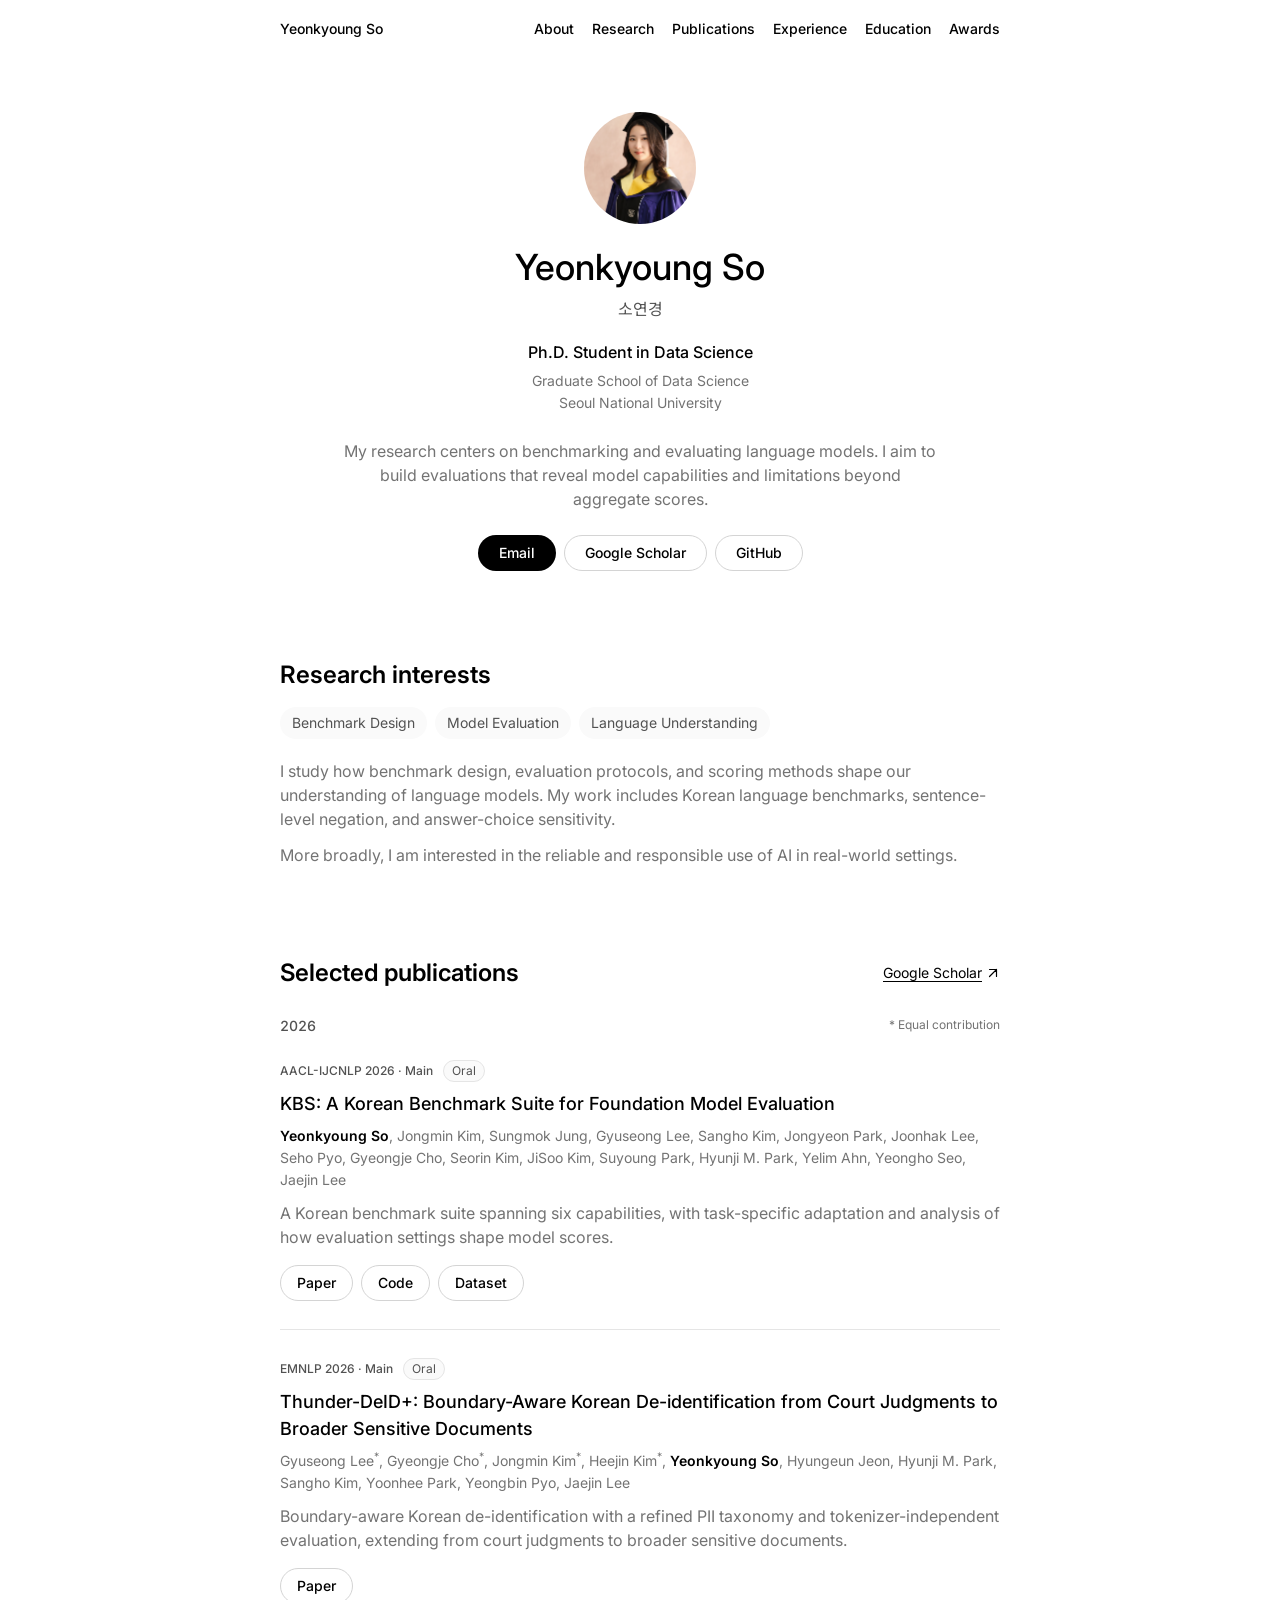
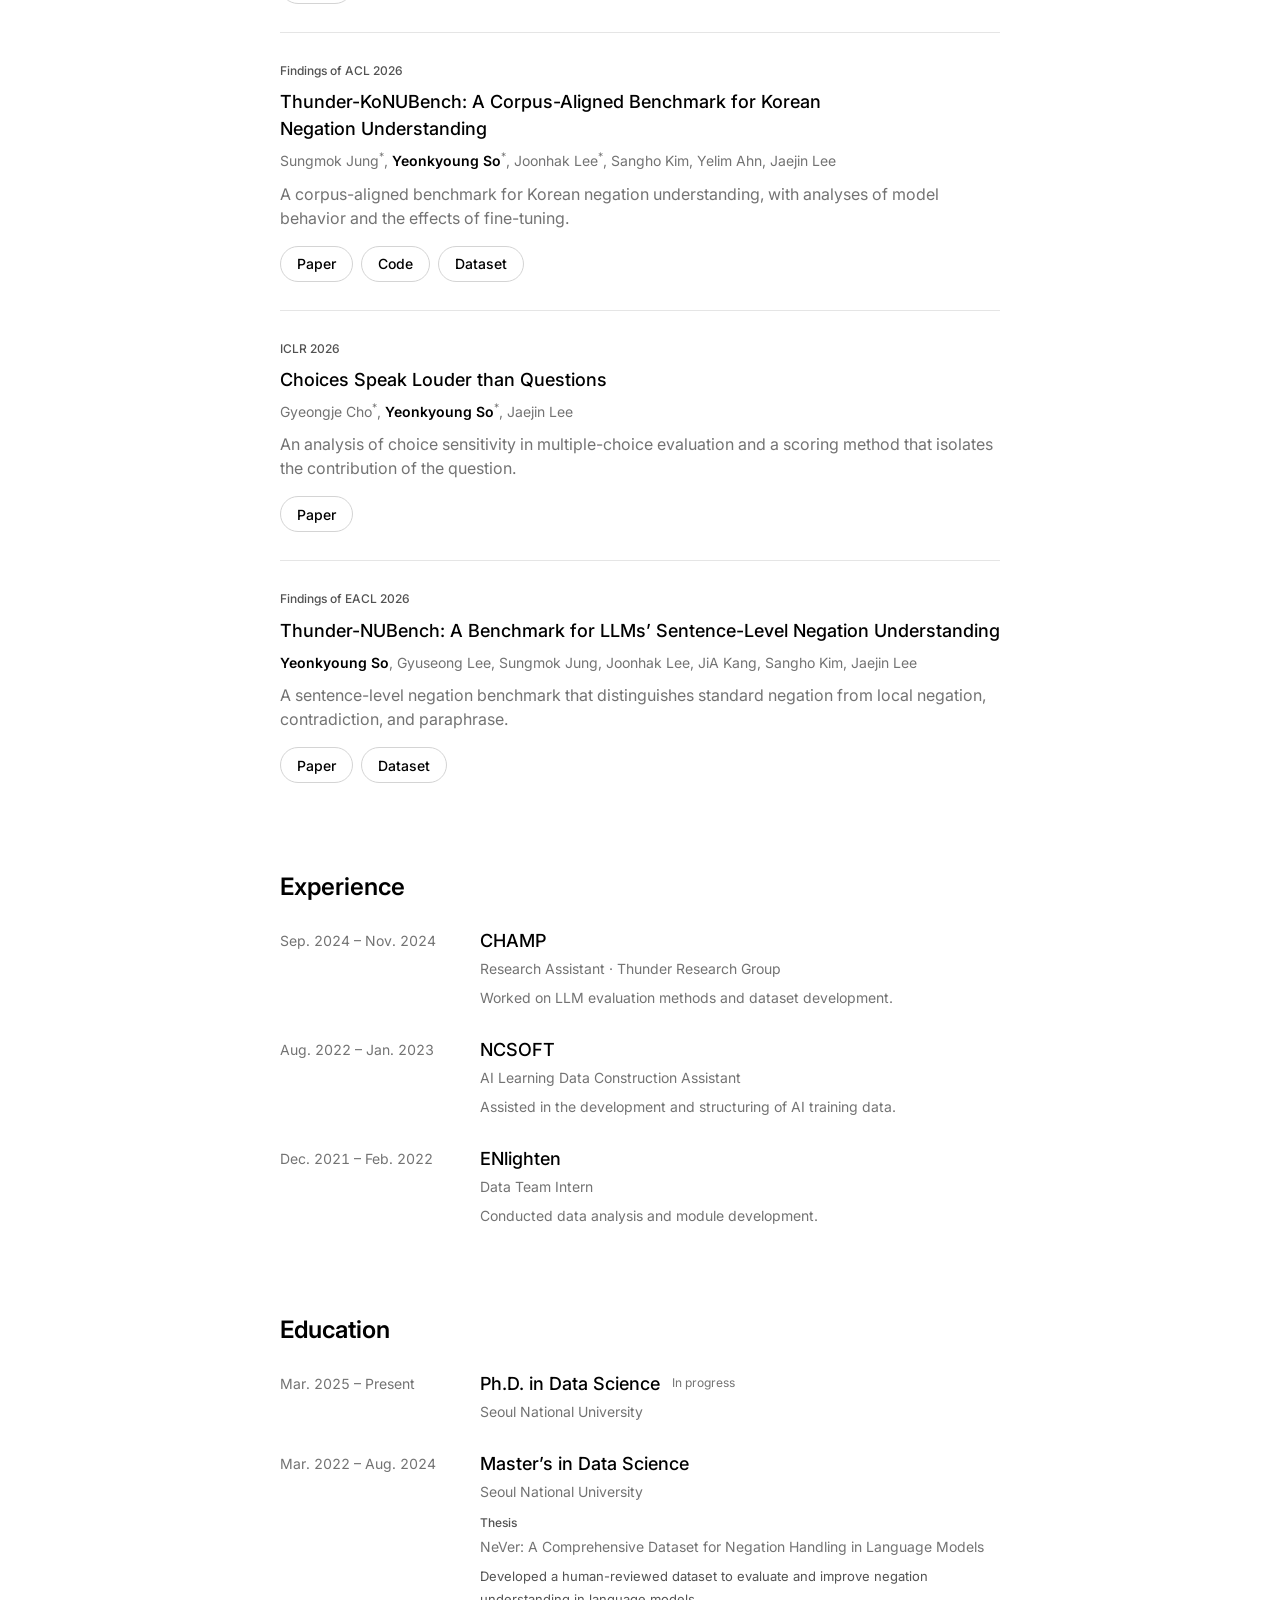
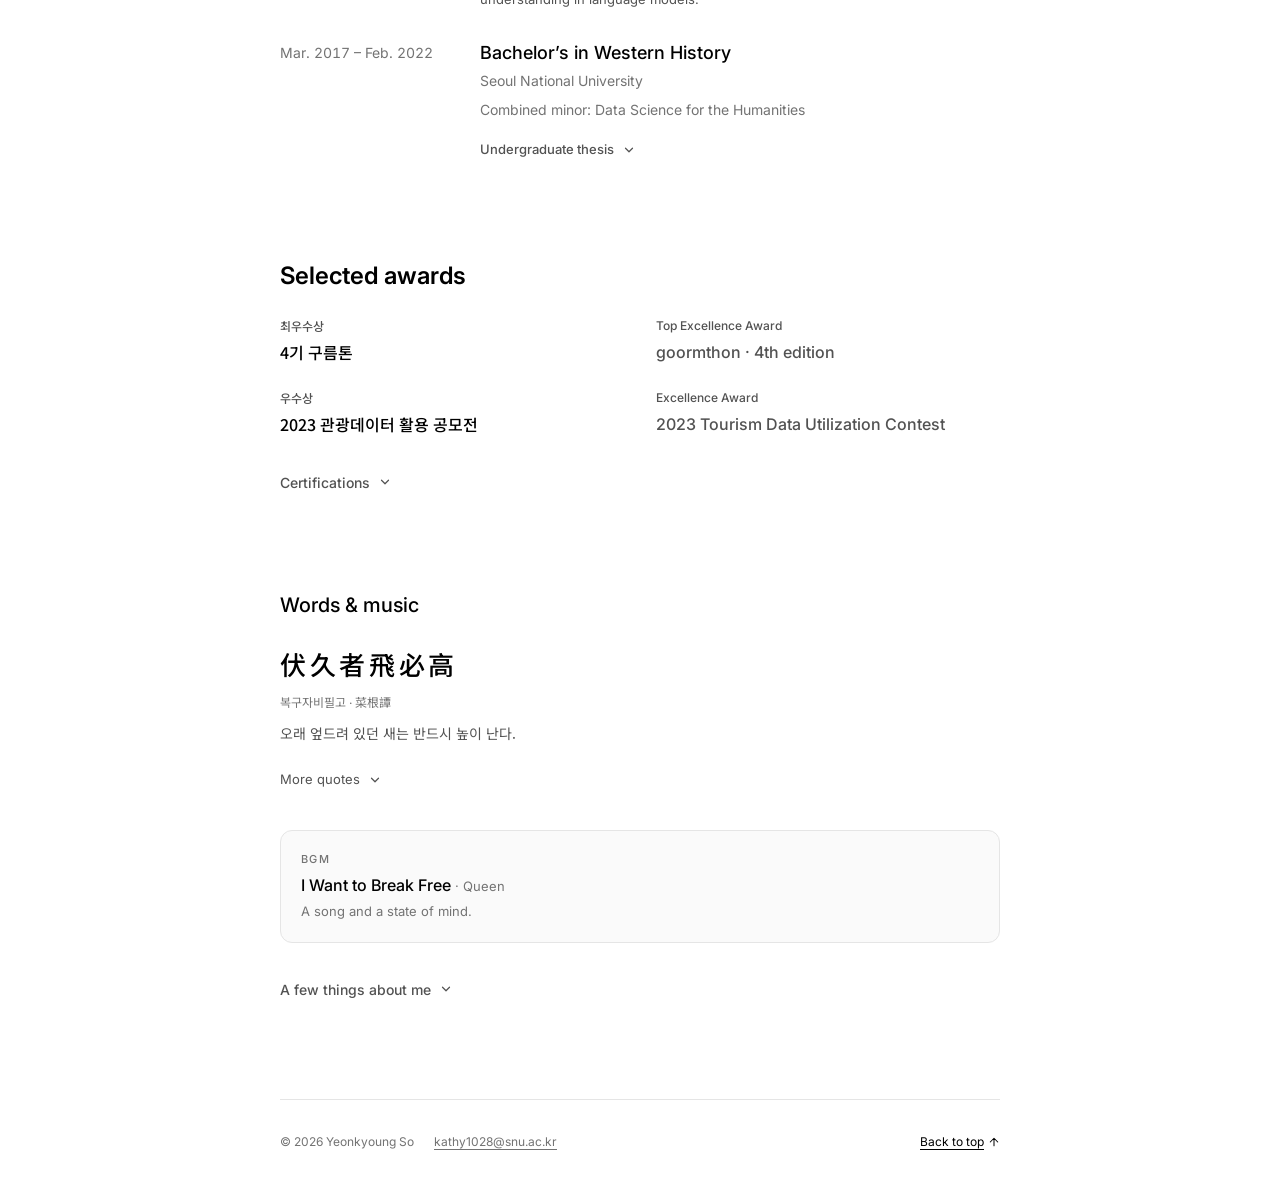
<file: index.html>
<!DOCTYPE html>

<html lang="en">
<head>
<meta charset="utf-8"/>
<meta content="width=device-width, initial-scale=1" name="viewport"/>
<meta content="light" name="color-scheme"/>
<meta content="#ffffff" name="theme-color"/>
<meta content="Yeonkyoung So, Ph.D. student in Data Science at Seoul National University. Research in benchmark design, model evaluation, and language understanding." name="description"/>
<meta content="Yeonkyoung So | Seoul National University" property="og:title"/>
<meta content="Benchmark design, model evaluation, and language understanding." property="og:description"/>
<meta content="website" property="og:type"/>
<meta content="https://soyanggaeng.github.io/mypage/" property="og:url"/>
<meta content="https://soyanggaeng.github.io/mypage/%EC%97%B0%EA%B2%BD.jpg" property="og:image"/>
<meta content="Profile photograph of Yeonkyoung So" property="og:image:alt"/>
<title>Yeonkyoung So | Seoul National University</title>
<link href="https://soyanggaeng.github.io/mypage/" rel="canonical"/>
<!-- Site icons use the approved character artwork. The main profile photo is unchanged. -->
<link href="./assets/favicon.ico?v=avatar-v1" rel="icon" sizes="16x16 32x32 48x48" type="image/x-icon"/>
<link href="./assets/favicon-16.png?v=avatar-v1" rel="icon" sizes="16x16" type="image/png"/>
<link href="./assets/favicon-32.png?v=avatar-v1" rel="icon" sizes="32x32" type="image/png"/>
<link href="./assets/favicon-48.png?v=avatar-v1" rel="icon" sizes="48x48" type="image/png"/>
<link href="./assets/apple-touch-icon.png?v=avatar-v1" rel="apple-touch-icon" sizes="180x180"/>
<link href="./site.webmanifest?v=avatar-v1" rel="manifest"/>
<!-- Inter for Latin text; Noto Sans KR for Korean; Noto Sans TC for the
       classical Chinese quotation. All are loaded from Google Fonts.
       Font binaries are not bundled with the website. -->
<link href="https://fonts.googleapis.com" rel="preconnect"/>
<link crossorigin="" href="https://fonts.gstatic.com" rel="preconnect"/>
<link href="https://fonts.googleapis.com/css2?family=Inter:opsz,wght@14..32,400..600&amp;family=Noto+Sans+KR:wght@400..600&amp;display=swap" rel="stylesheet"/>
<link href="https://fonts.googleapis.com/css2?family=Noto+Sans+TC:wght@400;500&amp;text=%E4%BC%8F%E4%B9%85%E8%80%85%E9%A3%9B%E5%BF%85%E9%AB%98%E8%8F%9C%E6%A0%B9%E8%AD%9A&amp;display=swap" rel="stylesheet"/>
<link href="./styles.css?v=awards-bilingual-v1" rel="stylesheet"/>
<script defer="" src="./script.js?v=ollama-20260930"></script>
</head>
<body id="top">
<a class="skip-link" href="#main">Skip to content</a>
<header class="site-header">
<div class="container nav-inner">
<a aria-label="Yeonkyoung So, back to top" class="site-name" href="#top">Yeonkyoung So</a>
<button aria-controls="primary-nav" aria-expanded="false" class="menu-toggle" hidden="" type="button">
<span>Menu</span><span aria-hidden="true" class="menu-lines"><span></span><span></span></span>
</button>
<nav aria-label="Main navigation" class="primary-nav" id="primary-nav">
<a href="#about">About</a>
<a href="#research">Research</a>
<a href="#publications">Publications</a>
<a href="#experience">Experience</a>
<a href="#education">Education</a>
<a href="#awards">Awards</a>
</nav>
</div>
</header>
<main id="main" tabindex="-1">
<!-- ABOUT: edit the biography here. There is intentionally no CV link. -->
<section aria-labelledby="name" class="hero" id="about">
<div class="container hero-stack"><div class="portrait" data-portrait="">
<img alt="Profile photograph of Yeonkyoung So" data-fallback-src="https://soyanggaeng.github.io/mypage/%EC%97%B0%EA%B2%BD.jpg" data-profile-photo="" decoding="async" fetchpriority="high" height="112" src="./연경.jpg" width="112"/>
<p class="photo-fallback" hidden="">Profile photo<br/><span>Image unavailable</span></p>
</div>
<div class="hero-copy">
<h1 id="name">Yeonkyoung So</h1>
<p class="korean-name" lang="ko">소연경</p>
<p class="role">Ph.D. Student in Data Science</p>
<p class="affiliation">Graduate School of Data Science<br/>Seoul National University</p>
<p class="hero-bio">My research centers on benchmarking and evaluating language models. I aim to build evaluations that reveal model capabilities and limitations beyond aggregate scores.</p>
<div aria-label="Contact and profiles" class="profile-links">
<a class="button button-primary" href="mailto:kathy1028@snu.ac.kr">Email</a>
<a class="button button-secondary" href="https://scholar.google.com/citations?user=Mx6WToIAAAAJ&amp;hl=ko" rel="noopener noreferrer" target="_blank">Google Scholar</a>
<a class="button button-secondary" href="https://github.com/soyanggaeng" rel="noopener noreferrer" target="_blank">GitHub</a>
</div>
</div>
<!-- Keep the original 연경.jpg in the repository root; do not substitute a CV portrait. -->

</div>
</section>
<!-- RESEARCH: established work is kept separate from broader, exploratory interests. -->
<section aria-labelledby="research-title" class="research-section section" id="research">
<div class="container research-content">
<div class="research-heading">
<h2 id="research-title">Research interests</h2>
<ul aria-label="Research topics" class="research-topics">
<li>Benchmark Design</li>
<li>Model Evaluation</li>
<li>Language Understanding</li>
</ul>
</div>
<div class="research-copy">
<p>I study how benchmark design, evaluation protocols, and scoring methods shape our understanding of language models. My work includes Korean language benchmarks, sentence-level negation, and answer-choice sensitivity.</p>
<p class="broader-interest">More broadly, I am interested in the reliable and responsible use of AI in real-world settings.</p>
</div>
</div>
</section>
<!-- PUBLICATIONS: titles, authors, resources, and acceptance labels are preserved
         from the previous version. No unpublished PDFs are included or linked. -->
<section aria-labelledby="publications-title" class="publications-section section" id="publications">
<div class="container">
<div class="section-heading">
<h2 id="publications-title">Selected publications</h2>
<a class="text-link" href="https://scholar.google.com/citations?user=Mx6WToIAAAAJ&amp;hl=ko" rel="noopener noreferrer" target="_blank">Google Scholar<svg aria-hidden="true" class="icon" fill="none" viewbox="0 0 16 16"><path d="M4 12 12 4M4 4h8v8" stroke="currentColor" stroke-linecap="round" stroke-linejoin="round" stroke-width="1.35"></path></svg></a>
</div>
<div class="publication-key"><span class="year">2026</span><p><span aria-hidden="true">*</span> Equal contribution</p></div>
<div class="publication-list">
<article aria-labelledby="kbs-title" class="publication">
  <div class="publication-meta">
    <span class="venue">AACL-IJCNLP 2026 · Main</span>
    <span class="paper-status">Oral</span>
  </div>
  <h3 id="kbs-title">KBS: A Korean Benchmark Suite for Foundation Model Evaluation</h3>
  <p class="authors">
    <strong>Yeonkyoung So</strong>, Jongmin Kim, Sungmok Jung,
    Gyuseong Lee, Sangho Kim, Jongyeon Park, Joonhak Lee,
    Seho Pyo, Gyeongje Cho, Seorin Kim, JiSoo Kim, Suyoung Park,
    Hyunji M. Park, Yelim Ahn, Yeongho Seo, Jaejin Lee
  </p>

  <p class="publication-description">
    A Korean benchmark suite spanning six capabilities, with task-specific
    adaptation and analysis of how evaluation settings shape model scores.
  </p>
       <div class="paper-links" aria-label="Resources for KBS">
  <a
    href="https://aclanthology.org/2026.aacl-long.198/"
    target="_blank"
    rel="noopener noreferrer"
  >Paper</a>

  <a
    href="https://github.com/mcrl/korean_benchmarks"
    target="_blank"
    rel="noopener noreferrer"
  >Code</a>

  <a
    href="https://huggingface.co/collections/thunder-research-group/snu-thunder-llm-korean-benchmark-suite"
    target="_blank"
    rel="noopener noreferrer"
  >Dataset</a>
</div>
</article>

<article aria-labelledby="deid-title" class="publication">
  <div class="publication-meta">
    <span class="venue">EMNLP 2026 · Main</span>
    <span class="paper-status">Oral</span>
  </div>
  <h3 id="deid-title">Thunder-DeID+: Boundary-Aware Korean De-identification from Court Judgments to Broader Sensitive Documents</h3>
  <p class="authors">
    Gyuseong Lee<sup>*</sup>, Gyeongje Cho<sup>*</sup>,
    Jongmin Kim<sup>*</sup>, Heejin Kim<sup>*</sup>,
    <strong>Yeonkyoung So</strong>, Hyungeun Jeon, Hyunji M. Park,
    Sangho Kim, Yoonhee Park, Yeongbin Pyo, Jaejin Lee
  </p>
  <p class="publication-description">
    Boundary-aware Korean de-identification with a refined PII taxonomy
    and tokenizer-independent evaluation, extending from court judgments
    to broader sensitive documents.
  </p>
  <div class="paper-links" aria-label="Resources for Thunder-DeID+">
    <a
      href="https://aclanthology.org/2026.emnlp-main.2582/"
      target="_blank"
      rel="noopener noreferrer"
    >Paper</a>
  </div>
</article>
<article aria-labelledby="konubench-title" class="publication">
<div class="publication-meta"><span class="venue">Findings of ACL 2026</span></div>
<h3 id="konubench-title">Thunder-KoNUBench: A Corpus-Aligned Benchmark for Korean Negation Understanding</h3>
<p class="authors">Sungmok Jung<sup>*</sup>, <strong>Yeonkyoung So</strong><sup>*</sup>, Joonhak Lee<sup>*</sup>, Sangho Kim, Yelim Ahn, Jaejin Lee</p>
<p class="publication-description">A corpus-aligned benchmark for Korean negation understanding, with analyses of model behavior and the effects of fine-tuning.</p>
<div aria-label="Resources for Thunder-KoNUBench: A Corpus-Aligned Benchmark for Korean Negation Understanding" class="paper-links"><a href="https://aclanthology.org/2026.findings-acl.324/" rel="noopener noreferrer" target="_blank">Paper</a>
<a href="https://github.com/mcrl/Thunder-KoNUBench" rel="noopener noreferrer" target="_blank">Code</a>
<a href="https://huggingface.co/datasets/thunder-research-group/SNU_Thunder-KoNUBench" rel="noopener noreferrer" target="_blank">Dataset</a></div>
</article>
<article aria-labelledby="choices-title" class="publication">
<div class="publication-meta"><span class="venue">ICLR 2026</span></div>
<h3 id="choices-title">Choices Speak Louder than Questions</h3>
<p class="authors">Gyeongje Cho<sup>*</sup>, <strong>Yeonkyoung So</strong><sup>*</sup>, Jaejin Lee</p>
<p class="publication-description">An analysis of choice sensitivity in multiple-choice evaluation and a scoring method that isolates the contribution of the question.</p>
<div aria-label="Resources for Choices Speak Louder than Questions" class="paper-links"><a href="https://proceedings.iclr.cc/paper_files/paper/2026/file/7ae2b0eedc560e3afbffd68445b8a220-Paper-Conference.pdf" rel="noopener noreferrer" target="_blank">Paper</a>
</div>
</article>
<article aria-labelledby="nubench-title" class="publication">
<div class="publication-meta"><span class="venue">Findings of EACL 2026</span></div>
<h3 id="nubench-title">Thunder-NUBench: A Benchmark for LLMs’ Sentence-Level Negation Understanding</h3>
<p class="authors"><strong>Yeonkyoung So</strong>, Gyuseong Lee, Sungmok Jung, Joonhak Lee, JiA Kang, Sangho Kim, Jaejin Lee</p>
<p class="publication-description">A sentence-level negation benchmark that distinguishes standard negation from local negation, contradiction, and paraphrase.</p>
<div aria-label="Resources for Thunder-NUBench: A Benchmark for LLMs’ Sentence-Level Negation Understanding" class="paper-links"><a href="https://aclanthology.org/2026.findings-eacl.250/" rel="noopener noreferrer" target="_blank">Paper</a>
<a href="https://huggingface.co/datasets/thunder-research-group/SNU_Thunder-NUBench" rel="noopener noreferrer" target="_blank">Dataset</a></div>
</article>
</div>
</div>
</section>
<!-- EXPERIENCE: selected roles from the owner's CV and professional profile. -->
<section aria-labelledby="experience-title" class="experience-section section" id="experience">
<div class="container">
<h2 id="experience-title">Experience</h2>
<div class="education-list experience-list">
<article aria-labelledby="champ-title" class="education-entry experience-entry">
<p class="dates"><time datetime="2024-09">Sep. 2024</time> – <time datetime="2024-11">Nov. 2024</time></p>
<div class="education-body experience-body">
<h3 id="champ-title">CHAMP</h3>
<p class="institution">Research Assistant · Thunder Research Group</p>
<p class="education-detail">Worked on LLM evaluation methods and dataset development.</p>
</div>
</article>
<article aria-labelledby="ncsoft-title" class="education-entry experience-entry">
<p class="dates"><time datetime="2022-08">Aug. 2022</time> – <time datetime="2023-01">Jan. 2023</time></p>
<div class="education-body experience-body">
<h3 id="ncsoft-title">NCSOFT</h3>
<p class="institution">AI Learning Data Construction Assistant</p>
<p class="education-detail">Assisted in the development and structuring of AI training data.</p>
</div>
</article>
<article aria-labelledby="enlighten-title" class="education-entry experience-entry">
<p class="dates"><time datetime="2021-12">Dec. 2021</time> – <time datetime="2022-02">Feb. 2022</time></p>
<div class="education-body experience-body">
<h3 id="enlighten-title">ENlighten</h3>
<p class="institution">Data Team Intern</p>
<p class="education-detail">Conducted data analysis and module development.</p>
</div>
</article>
</div>
</div>
</section>
<!-- EDUCATION: the master's thesis title was explicitly corrected by the owner. -->
<section aria-labelledby="education-title" class="education-section section" id="education">
<div class="container">
<h2 id="education-title">Education</h2>
<div class="education-list">
<article aria-labelledby="phd-title" class="education-entry">
<p class="dates"><time datetime="2025-03">Mar. 2025</time> – Present</p>
<div class="education-body">
<div class="degree-heading"><h3 id="phd-title">Ph.D. in Data Science</h3><span class="degree-status">In progress</span></div>
<p class="institution">Seoul National University</p>
</div>
</article>
<article aria-labelledby="masters-title" class="education-entry">
<p class="dates"><time datetime="2022-03">Mar. 2022</time> – <time datetime="2024-08">Aug. 2024</time></p>
<div class="education-body">
<h3 id="masters-title">Master’s in Data Science</h3>
<p class="institution">Seoul National University</p>
<p class="thesis"><span class="detail-label">Thesis</span><cite>NeVer: A Comprehensive Dataset for Negation Handling in Language Models</cite></p>
<p class="thesis-description">Developed a human-reviewed dataset to evaluate and improve negation understanding in language models.</p>
</div>
</article>
<article aria-labelledby="bachelors-title" class="education-entry">
<p class="dates"><time datetime="2017-03">Mar. 2017</time> – <time datetime="2022-02">Feb. 2022</time></p>
<div class="education-body">
<h3 id="bachelors-title">Bachelor’s in Western History</h3>
<p class="institution">Seoul National University</p>
<p class="education-detail">Combined minor: Data Science for the Humanities</p>
<!-- The undergraduate thesis is background, not a conference publication.
     The English title follows the owner's CV. Its PDF is not included. -->
<details class="thesis-details" id="undergraduate-thesis">
<summary><span>Undergraduate thesis</span><svg aria-hidden="true" class="details-chevron" fill="none" viewBox="0 0 16 16"><path d="m4 6 4 4 4-4" stroke="currentColor" stroke-linecap="round" stroke-linejoin="round" stroke-width="1.4"/></svg></summary>
<div class="thesis-details-copy">
<p class="thesis-work-title"><cite>Secularization in the United States and the Reaction of Christian Fundamentalism: Focusing on Billy Sunday in the Early 20th Century</cite></p>
<p class="thesis-language">Western History · Written in Korean</p>
<p>A historical study of Billy Sunday’s fundamentalist movement and its responses to secularization in the early twentieth-century United States.</p>
</div>
</details>
</div>
</article>
</div>
</div>
</section>
<!-- AWARDS: titles are from the owner's professional profile.
     Korean originals are retained; English titles below are descriptive translations.
     No inferred placing, award dates, team roles, or project details are added. -->
<section aria-labelledby="awards-title" class="awards-section section" id="awards">
<div class="container">
<h2 id="awards-title">Selected awards</h2>
<div class="awards-list">
<article aria-labelledby="award-goorm-title" class="award-entry">
<div class="award-copy" lang="ko">
<p class="award-prize">최우수상</p>
<h3 id="award-goorm-title">4기 구름톤</h3>
</div>
<div class="award-copy award-translation" lang="en">
<p class="award-prize">Top Excellence Award</p>
<p class="award-title-en">goormthon · 4th edition</p>
</div>
</article>
<article aria-labelledby="award-tourism-title" class="award-entry">
<div class="award-copy" lang="ko">
<p class="award-prize">우수상</p>
<h3 id="award-tourism-title">2023 관광데이터 활용 공모전</h3>
</div>
<div class="award-copy award-translation" lang="en">
<p class="award-prize">Excellence Award</p>
<p class="award-title-en">2023 Tourism Data Utilization Contest</p>
</div>
</article>
</div>
<!-- CERTIFICATIONS: optional supporting information, closed by default.
     Original qualification names are used without adding unverified dates or IDs. -->
<details class="certifications" id="certifications">
<summary><span>Certifications</span><svg aria-hidden="true" class="details-chevron" fill="none" viewBox="0 0 16 16"><path d="m4 6 4 4 4-4" stroke="currentColor" stroke-linecap="round" stroke-linejoin="round" stroke-width="1.4"/></svg></summary>
<ul class="certification-list" aria-label="Data-related certifications">
<li><span class="certification-name" lang="ko">빅데이터분석기사</span></li>
<li><span class="certification-name">SQLD</span><span class="certification-detail" lang="ko">SQL 개발자</span></li>
<li><span class="certification-name">ADsP</span><span class="certification-detail" lang="ko">데이터분석 준전문가</span></li>
</ul>
</details>
</div>
</section>
<!-- PERSONAL: a quiet collection of words and music, not a second biography.
     Text only; no external links, media embeds, or autoplay. -->
<section aria-labelledby="personal-title" class="personal-section section" id="personal">
<div class="container">
<h2 id="personal-title">Words &amp; music</h2>
<figure class="favorite-quote">
<blockquote class="hanja-quote" lang="zh-Hant">伏久者飛必高</blockquote>
<figcaption>
<p class="quote-meta"><span lang="ko">복구자비필고</span><span aria-hidden="true"> · </span><cite><span lang="zh-Hant">菜根譚</span></cite></p>
<p class="quote-gloss" lang="ko">오래 엎드려 있던 새는 반드시 높이 난다.</p>
</figcaption>
</figure>
<details class="more-quotes">
<summary><span>More quotes</span><svg aria-hidden="true" class="details-chevron" fill="none" viewBox="0 0 16 16"><path d="m4 6 4 4 4-4" stroke="currentColor" stroke-linecap="round" stroke-linejoin="round" stroke-width="1.4"/></svg></summary>
<div class="quote-collection">
<figure class="collected-quote">
<blockquote>When the going gets tough, the tough get going.</blockquote>
<figcaption>English proverb</figcaption>
</figure>
</div>
</details>
<div aria-labelledby="bgm-title" class="bgm-strip">
<div class="bgm-copy">
<p class="bgm-label" id="bgm-title">BGM</p>
<p class="track-title">I Want to Break Free <span class="track-artist"><span class="artist-divider" aria-hidden="true">· </span>Queen</span></p>
<p class="track-note">A song and a state of mind.</p>
</div>
</div>
<!-- PERSONAL FACTS: intentionally closed on initial page load.
     Edit the short paragraphs below; no JavaScript is required to expand them.
     The travel count follows the owner's supplied map (Total Visited: 38). -->
<details class="personal-facts" id="personal-facts">
<summary><span>A few things about me</span><svg aria-hidden="true" class="details-chevron" fill="none" viewBox="0 0 16 16"><path d="m4 6 4 4 4-4" stroke="currentColor" stroke-linecap="round" stroke-linejoin="round" stroke-width="1.4"/></svg></summary>
<div class="personal-facts-copy">
<p>I enjoy traveling (38 countries so far) and have played 130+ escape room games.</p>
<p>I like learning languages. I’ve studied Chinese, Japanese, and French (DELF B1), though English is the one I keep working on.</p>
<p>I’ve taken piano, violin, and flute lessons, and I enjoy singing and watching films.</p>
<p>I’m not particularly sporty, but I once represented my school in a table tennis tournament. I’m not especially outdoorsy either, but I do like hiking.</p>
<p>There’s always something else I’d like to try. <small style="white-space: nowrap;">(the list keeps growing <span aria-hidden="true">∞</span>)</small></p>
</div>
</details>
</div>
</section>
</main>
<footer class="site-footer">
<div class="container footer-inner">
<div><p>© 2026 Yeonkyoung So</p><a href="mailto:kathy1028@snu.ac.kr">kathy1028@snu.ac.kr</a></div>
<a class="back-to-top" href="#top">Back to top<svg aria-hidden="true" class="icon" fill="none" viewbox="0 0 16 16"><path d="M8 13V3M3 8l5-5 5 5" stroke="currentColor" stroke-linecap="round" stroke-linejoin="round" stroke-width="1.35"></path></svg></a>
</div>
</footer>
</body>
</html>
</file>
<file: styles.css>
/*
 * Yeonkyoung So | personal research homepage
 * Visual basis: DESIGN-ollama.md. White canvas, 720px reading column,
 * Inter for Latin, Noto Sans KR/TC for Korean/Chinese, and restrained pills.
 * No branding, terminal mockups, section-color bands, or shadow effects.
 */
:root {
  --primary: #000000;
  --ink: #000000;
  --ink-deep: #090909;
  --charcoal: #525252;
  --body: #737373;
  --canvas: #ffffff;
  --surface-soft: #fafafa;
  --hairline: #e5e5e5;
  --hairline-strong: #d4d4d4;
  --on-primary: #ffffff;
  --focus-ring: rgba(59, 130, 246, 0.5);
  --font-heading: var(--font-body);
  --font-body: "Inter", "Noto Sans KR", ui-sans-serif, system-ui, -apple-system, BlinkMacSystemFont, "Segoe UI", "Apple SD Gothic Neo", "Malgun Gothic", "Noto Sans CJK KR", sans-serif;
  --font-ko: "Noto Sans KR", "Apple SD Gothic Neo", "Malgun Gothic", "Noto Sans CJK KR", sans-serif;
  --font-hanja: "Noto Sans TC", "Noto Sans CJK TC", "Noto Sans KR", sans-serif;
  --content-width: 720px;
  --section-space: 88px;
  --page-gutter: 24px;
  --nav-height: 56px;
  --pill: 9999px;
}

* { box-sizing: border-box; }
html { scroll-behavior: smooth; scroll-padding-top: 24px; }
body {
  margin: 0;
  background: var(--canvas);
  color: var(--body);
  font-family: var(--font-body);
  font-optical-sizing: auto;
  font-style: normal;
  font-size: 16px;
  line-height: 1.5;
  font-weight: 400;
  letter-spacing: 0;
  -webkit-font-smoothing: antialiased;
  -webkit-text-size-adjust: 100%;
  text-rendering: optimizeLegibility;
}
/* Explicit language tags prevent TC from overriding Korean or Inter text. */
[lang="ko"] { font-family: var(--font-ko); font-optical-sizing: auto; }
[lang="zh-Hant"] { font-family: var(--font-hanja); font-optical-sizing: auto; }
[hidden] { display: none !important; }
p, h1, h2, h3, ul { margin: 0; }
a { color: var(--ink); text-underline-offset: 3px; text-decoration-thickness: 1px; }
a, button { -webkit-tap-highlight-color: transparent; }
button { font: inherit; cursor: pointer; }
img { display: block; max-width: 100%; }
strong { font-weight: 600; color: var(--ink); }
h1, h2 { color: var(--ink); font-family: var(--font-heading); letter-spacing: 0; }
h1 { font-size: 36px; font-weight: 500; line-height: 1.11; }
h2 { font-size: 24px; font-weight: 600; line-height: 1.33; }
h3 { font-family: var(--font-body); color: var(--ink); font-size: 18px; font-weight: 500; line-height: 1.5; }
sup { vertical-align: super; font-size: .75em; line-height: 0; }
:focus-visible { outline: 3px solid var(--focus-ring); outline-offset: 4px; }
main:focus, section[tabindex="-1"]:focus { outline: none; }
.container { width: min(var(--content-width), calc(100% - var(--page-gutter) * 2)); margin-inline: auto; }
.section { margin-top: var(--section-space); }
.icon { width: 14px; height: 14px; flex: 0 0 auto; }
.skip-link { position: fixed; top: 8px; left: 8px; z-index: 100; padding: 10px 20px; border-radius: var(--pill); color: var(--on-primary); background: var(--primary); transform: translateY(-180%); text-decoration: none; }
.skip-link:focus { transform: translateY(0); }

/* White, text-only utility navigation. No personal name rendered as a logo. */
.site-header { position: relative; z-index: 10; background: var(--canvas); }
.nav-inner { min-height: var(--nav-height); display: flex; align-items: center; justify-content: space-between; gap: 24px; }
.site-name { display: inline-flex; align-items: center; min-height: 44px; font-size: 14px; font-weight: 500; white-space: nowrap; text-decoration: none; border-radius: var(--pill); }
.primary-nav { display: flex; align-items: center; gap: 24px; }
.primary-nav a { display: inline-flex; align-items: center; min-height: 44px; font-size: 14px; font-weight: 500; text-decoration: none; border-radius: var(--pill); }
.menu-toggle { display: none; }

/* Center-aligned introduction, with the existing repository photo kept small. */
.hero { padding-top: 56px; }
.hero-stack { display: flex; flex-direction: column; align-items: center; gap: 24px; }
.portrait { position: relative; width: 112px; height: 112px; border-radius: 50%; overflow: hidden; background: var(--surface-soft); flex: 0 0 auto; }
.portrait img { width: 100%; height: 100%; object-fit: cover; object-position: center; }
.photo-fallback { position: absolute; inset: 0; display: flex; flex-direction: column; align-items: center; justify-content: center; gap: 4px; padding: 12px; text-align: center; color: var(--body); font-size: 12px; line-height: 1.4; }
.photo-fallback span { font-size: 10px; }
.hero-copy { text-align: center; max-width: 640px; width: 100%; }
.korean-name { margin-top: 8px; font-size: 16px; color: var(--charcoal); }
.role { margin-top: 20px; font-size: 16px; font-weight: 500; color: var(--ink); }
.affiliation { margin-top: 6px; font-size: 14px; line-height: 1.6; }
.hero-bio { max-width: 592px; margin: 24px auto 0; font-size: 16px; line-height: 1.5; text-wrap: pretty; }
.profile-links { margin-top: 24px; display: flex; flex-wrap: wrap; justify-content: center; gap: 8px; }
.button { min-height: 36px; display: inline-flex; align-items: center; justify-content: center; gap: 8px; padding: 8px 20px; border-radius: var(--pill); border: 1px solid transparent; font-size: 14px; font-weight: 500; line-height: 1.25; text-decoration: none; }
.button-primary { color: var(--on-primary); background: var(--primary); }
.button-primary:active { background: var(--ink-deep); }
.button-secondary { color: var(--ink); background: var(--canvas); border-color: var(--hairline-strong); }
.button-secondary:active { background: var(--surface-soft); }

/* The research section stays on the same white canvas, in the same column. */
.research-topics { list-style: none; padding: 0; display: flex; flex-wrap: wrap; gap: 8px; margin-top: 16px; }
.research-topics li { color: var(--charcoal); background: var(--surface-soft); padding: 6px 12px; border-radius: var(--pill); font-size: 14px; line-height: 1.43; }
.research-copy { margin-top: 20px; }
.research-copy p { font-size: 16px; line-height: 1.5; }
.research-copy .broader-interest { margin-top: 12px; }

/* A bibliography, not marketing cards. Dividers are limited to list rows. */
.section-heading { display: flex; align-items: center; justify-content: space-between; gap: 16px; }
.text-link { display: inline-flex; align-items: center; gap: 4px; min-height: 36px; font-size: 14px; line-height: 1.43; border-radius: var(--pill); }
.section-heading .text-link { white-space: nowrap; }
.publication-key { display: flex; justify-content: space-between; align-items: center; gap: 16px; margin-top: 24px; }
.year { color: var(--charcoal); font-size: 14px; font-weight: 500; font-variant-numeric: tabular-nums; }
.publication-key p { font-size: 12px; line-height: 1.33; }
.publication { padding-block: 28px; border-bottom: 1px solid var(--hairline); }
.publication:first-child { padding-top: 24px; }
.publication:last-child { border-bottom: 0; padding-bottom: 0; }
.publication-meta { display: flex; align-items: center; flex-wrap: wrap; gap: 6px 10px; margin-bottom: 8px; }
.venue { color: var(--charcoal); font-size: 12px; font-weight: 500; line-height: 1.6; }
.paper-status { background: var(--surface-soft); color: var(--charcoal); border: 1px solid var(--hairline); border-radius: var(--pill); padding: 2px 8px; font-size: 12px; line-height: 1.4; }
.publication h3 { text-wrap: pretty; overflow-wrap: break-word; }
.authors { margin-top: 8px; font-size: 14px; line-height: 1.55; }
.publication-description { margin-top: 10px; font-size: 16px; line-height: 1.5; }
.paper-links { display: flex; flex-wrap: wrap; gap: 8px; margin-top: 16px; }
.paper-links a { display: inline-flex; align-items: center; justify-content: center; padding: 8px 16px; min-height: 36px; color: var(--ink); background: var(--canvas); border: 1px solid var(--hairline-strong); border-radius: var(--pill); text-decoration: none; font-size: 14px; font-weight: 500; line-height: 1.25; }
.paper-links a:active { background: var(--surface-soft); }

/* Education retains the exact degree dates and owner-corrected thesis title. */
.education-list { display: grid; gap: 28px; margin-top: 24px; }
.education-entry { display: grid; grid-template-columns: 176px minmax(0, 1fr); gap: 24px; }
.dates { padding-top: 3px; color: var(--body); font-size: 14px; line-height: 1.5; font-variant-numeric: tabular-nums; }
.degree-heading { display: flex; align-items: center; flex-wrap: wrap; gap: 4px 12px; }
.degree-status { color: var(--body); font-size: 12px; line-height: 1.4; }
.institution { margin-top: 4px; font-size: 14px; line-height: 1.5; }
.thesis { margin-top: 12px; font-size: 14px; line-height: 1.55; }
.detail-label { display: block; margin-bottom: 3px; color: var(--charcoal); font-weight: 500; font-size: 12px; }
.thesis cite { font-style: normal; }
.education-detail { margin-top: 8px; font-size: 14px; }


/* Thesis details remain within Education; no separate content page is required. */
.thesis-description {
  margin-top: 8px;
  color: var(--charcoal);
  font-size: 13px;
  line-height: 1.75;
  overflow-wrap: break-word;
}
.thesis-details { margin-top: 8px; }
.thesis-details > summary {
  display: inline-flex;
  align-items: center;
  gap: 8px;
  max-width: 100%;
  min-height: 44px;
  margin-left: -12px;
  padding: 8px 12px;
  border-radius: var(--pill);
  color: var(--charcoal);
  font-size: 13px;
  font-weight: 500;
  line-height: 1.5;
  cursor: pointer;
  list-style: none;
}
.thesis-details > summary::-webkit-details-marker { display: none; }
.thesis-details > summary::marker { content: ""; }
.thesis-details > summary:active { background: var(--surface-soft); }
.thesis-details[open] > summary .details-chevron { transform: rotate(180deg); }
.thesis-details-copy {
  display: grid;
  gap: 8px;
  padding: 6px 0 0;
  color: var(--charcoal);
  font-size: 13px;
  line-height: 1.75;
  overflow-wrap: break-word;
}
.thesis-work-title { font-size: 14px; color: var(--ink); }
.thesis-work-title cite { font-style: normal; }
.thesis-details-copy .thesis-language { color: var(--body); font-size: 12px; }

/* Selected awards stay concise; certifications are supporting detail, closed by default. */
.awards-list { display: grid; gap: 24px; margin-top: 24px; }
/* Korean and its English translation form one award, not two entries. */
.award-entry { display: grid; grid-template-columns: minmax(0, 1fr) minmax(0, 1fr); align-items: start; gap: 12px 32px; min-width: 0; break-inside: avoid; }
.award-copy { min-width: 0; }
.award-prize { color: var(--charcoal); font-size: 12px; font-weight: 500; line-height: 1.6; margin-bottom: 5px; }
.award-entry h3, .award-title-en { font-size: 16px; font-weight: 500; line-height: 1.5; overflow-wrap: break-word; text-wrap: pretty; }
.award-copy[lang="ko"] h3 { font-family: var(--font-ko); word-break: keep-all; }
.award-title-en { color: var(--charcoal); }
@media (max-width: 640px) {
  .award-entry { grid-template-columns: minmax(0, 1fr); gap: 12px; }
}
.certifications { margin-top: 24px; }
.certifications > summary { display: inline-flex; align-items: center; gap: 8px; max-width: 100%; min-height: 44px; margin-left: -12px; padding: 8px 12px; border-radius: var(--pill); color: var(--charcoal); font-size: 14px; font-weight: 500; line-height: 1.5; cursor: pointer; list-style: none; }
.certifications > summary::-webkit-details-marker { display: none; }
.certifications > summary::marker { content: ""; }
.certifications > summary:active { background: var(--surface-soft); }
.certifications[open] > summary .details-chevron { transform: rotate(180deg); }
.certification-list { display: grid; gap: 12px; padding: 12px 0 0; list-style: none; }
.certification-list li { display: flex; flex-wrap: wrap; align-items: baseline; gap: 4px 12px; font-size: 14px; line-height: 1.7; }
.certification-name { color: var(--charcoal); font-weight: 500; }
.certification-detail { color: var(--body); font-size: 13px; word-break: keep-all; }
/* Keep six section links on one line inside the existing 720px column. */
@media (min-width: 768px) {
  .primary-nav { gap: 18px; }
  .nav-inner { gap: 16px; }
}

/* A small personal corner on the same white page. No large slogan or autoplay. */
.personal-section h2 { font-size: 20px; font-weight: 500; }
.favorite-quote, .collected-quote { margin: 0; }
.favorite-quote { margin-top: 24px; }
.hanja-quote { margin: 0; color: var(--ink); font-size: 26px; font-weight: 500; line-height: 1.6; letter-spacing: .14em; }
.quote-meta { margin-top: 8px; color: var(--body); font-size: 12px; line-height: 1.7; }
.quote-meta cite, .collected-quote cite { font-style: normal; }
.quote-meta a, .collected-quote figcaption a { color: var(--body); text-decoration-color: var(--hairline-strong); }
.quote-gloss { margin-top: 7px; color: var(--charcoal); font-size: 14px; line-height: 1.8; word-break: keep-all; overflow-wrap: break-word; }
.more-quotes { margin-top: 12px; }
.more-quotes > summary { display: inline-flex; align-items: center; gap: 8px; min-height: 44px; padding: 8px 12px; margin-left: -12px; border-radius: var(--pill); color: var(--charcoal); font-size: 13px; line-height: 1.5; cursor: pointer; list-style: none; }
.more-quotes > summary::-webkit-details-marker { display: none; }
.more-quotes > summary::marker { content: ""; }
.more-quotes > summary:active { background: var(--surface-soft); }
.details-chevron { width: 14px; height: 14px; flex: 0 0 auto; }
.more-quotes[open] .details-chevron { transform: rotate(180deg); }
.quote-collection { display: grid; gap: 24px; padding: 12px 0 8px; }
.collected-quote blockquote { margin: 0; color: var(--charcoal); font-size: 15px; line-height: 1.7; overflow-wrap: break-word; }
.collected-quote blockquote[lang="ko"] { word-break: keep-all; }
.collected-quote figcaption { margin-top: 6px; color: var(--body); font-size: 12px; line-height: 1.7; }
.quote-location { display: block; margin-top: 2px; }
.bgm-strip { display: flex; align-items: center; justify-content: space-between; flex-wrap: wrap; gap: 20px 24px; margin-top: 28px; padding: 20px; border: 1px solid var(--hairline); border-radius: 12px; background: var(--surface-soft); }
.bgm-copy { min-width: 0; }
.bgm-label { color: var(--body); font-size: 11px; font-weight: 500; letter-spacing: .12em; line-height: 1.5; }
.track-title { margin-top: 6px; color: var(--ink); font-size: 16px; font-weight: 500; line-height: 1.5; overflow-wrap: break-word; }
.track-artist { color: var(--body); font-size: 13px; font-weight: 400; white-space: nowrap; }
.track-note { margin-top: 4px; color: var(--body); font-size: 13px; line-height: 1.6; }
.bgm-link { flex-shrink: 0; min-height: 44px; padding-inline: 14px; font-size: 13px; }
.play-icon { width: 13px; height: 13px; flex: 0 0 auto; }

/* Optional personal details, collapsed until the reader chooses to open them. */
.personal-facts { margin-top: 24px; }
.personal-facts > summary {
  display: inline-flex;
  align-items: center;
  gap: 8px;
  max-width: 100%;
  min-height: 44px;
  margin-left: -12px;
  padding: 8px 12px;
  border-radius: var(--pill);
  color: var(--charcoal);
  font-size: 14px;
  font-weight: 500;
  line-height: 1.5;
  cursor: pointer;
  list-style: none;
}
.personal-facts > summary::-webkit-details-marker { display: none; }
.personal-facts > summary::marker { content: ""; }
.personal-facts > summary:active { background: var(--surface-soft); }
.personal-facts[open] > summary .details-chevron { transform: rotate(180deg); }
.personal-facts-copy {
  display: grid;
  gap: 14px;
  padding-top: 12px;
  color: var(--charcoal);
  font-size: 14px;
  line-height: 1.75;
  overflow-wrap: break-word;
}

.site-footer { margin-top: var(--section-space); }
.footer-inner { display: flex; align-items: center; justify-content: space-between; gap: 20px; padding-block: 24px 32px; border-top: 1px solid var(--hairline); font-size: 12px; line-height: 1.5; }
.footer-inner > div { display: flex; flex-wrap: wrap; align-items: center; column-gap: 20px; row-gap: 4px; }
.footer-inner a { display: inline-flex; align-items: center; min-height: 36px; border-radius: var(--pill); }
.footer-inner > div a { color: var(--body); }
.back-to-top { gap: 4px; white-space: nowrap; }
.back-to-top .icon { width: 12px; height: 12px; }

@media (max-width: 850px) {
  :root { --section-space: 64px; }
}
@media (max-width: 767px) {
  .nav-inner { flex-wrap: wrap; gap: 0 16px; }
  .primary-nav { flex-wrap: wrap; gap: 0 20px; }
  .nav-enhanced .menu-toggle { display: inline-flex; align-items: center; justify-content: center; gap: 10px; min-height: 36px; padding: 8px 14px; border-radius: var(--pill); border: 1px solid var(--hairline-strong); color: var(--ink); background: var(--canvas); font-size: 14px; font-weight: 500; }
  .menu-lines { display: flex; flex-direction: column; gap: 4px; width: 14px; }
  .menu-lines span { display: block; width: 14px; height: 1px; background: currentColor; }
  .menu-toggle[aria-expanded="true"] .menu-lines span:first-child { transform: translateY(2.5px) rotate(45deg); }
  .menu-toggle[aria-expanded="true"] .menu-lines span:last-child { transform: translateY(-2.5px) rotate(-45deg); }
  .nav-enhanced .primary-nav { display: none; width: 100%; padding-block: 8px 16px; flex-direction: column; align-items: stretch; gap: 4px; }
  .nav-enhanced .primary-nav.is-open { display: flex; }
  .nav-enhanced .primary-nav a { padding-inline: 14px; min-height: 44px; }
}
@media (max-width: 640px) {
  .hanja-quote { font-size: 24px; }
  .bgm-strip { padding: 18px; gap: 16px; }
  .track-artist { display: block; margin-top: 2px; }
  .artist-divider { display: none; }
  :root { --section-space: 48px; }
  .hero { padding-top: 32px; }
  .hero-stack { gap: 20px; }
  h1 { font-size: 28px; line-height: 1.15; }
  .role { margin-top: 16px; }
  .hero-bio { margin-top: 20px; }
  .profile-links { margin-top: 20px; }
  .button, .paper-links a { min-height: 44px; }
  .research-topics { gap: 6px; }
  .research-topics li { font-size: 12px; }
  .section-heading { align-items: flex-start; flex-direction: column; gap: 4px; }
  .publication-key { margin-top: 20px; }
  .publication { padding-block: 24px; }
  .publication:first-child { padding-top: 20px; }
  .education-entry { grid-template-columns: 1fr; gap: 6px; }
  .dates { padding-top: 0; font-size: 12px; }
  .education-list { gap: 24px; }
  .footer-inner { align-items: flex-start; }
  .footer-inner > div { flex-direction: column; align-items: flex-start; }
}
@media (max-width: 360px) {
  :root { --page-gutter: 20px; }
  .button { padding-inline: 15px; font-size: 13px; }
  .profile-links { gap: 6px; }
  .primary-nav a { font-size: 13px; }
  .research-topics li { padding-inline: 10px; }
}
@media (prefers-reduced-motion: reduce) {
  html { scroll-behavior: auto; }
}
@media print {
  body { color: #000; font-size: 10pt; }
  .site-header, .skip-link, .back-to-top { display: none !important; }
  .container { width: 100%; }
  .hero { padding-top: 0; }
  .portrait { width: 72pt; height: 72pt; }
  h1 { font-size: 24pt; }
  h2 { font-size: 16pt; }
  h3 { font-size: 12pt; }
  .section, .site-footer { margin-top: 24pt; }
  .hero-bio, .research-copy p, .publication-description { font-size: 10pt; }
  .publication, .education-entry { break-inside: avoid; }
  .publication { padding-block: 14pt; }
  .button, .paper-links a { min-height: 0; padding: 4pt 8pt; background: none; color: #000; border-color: #d4d4d4; }
  .education-entry { grid-template-columns: 120pt minmax(0, 1fr); }
  .research-topics li, .paper-status { background: none; }
}
</file>
